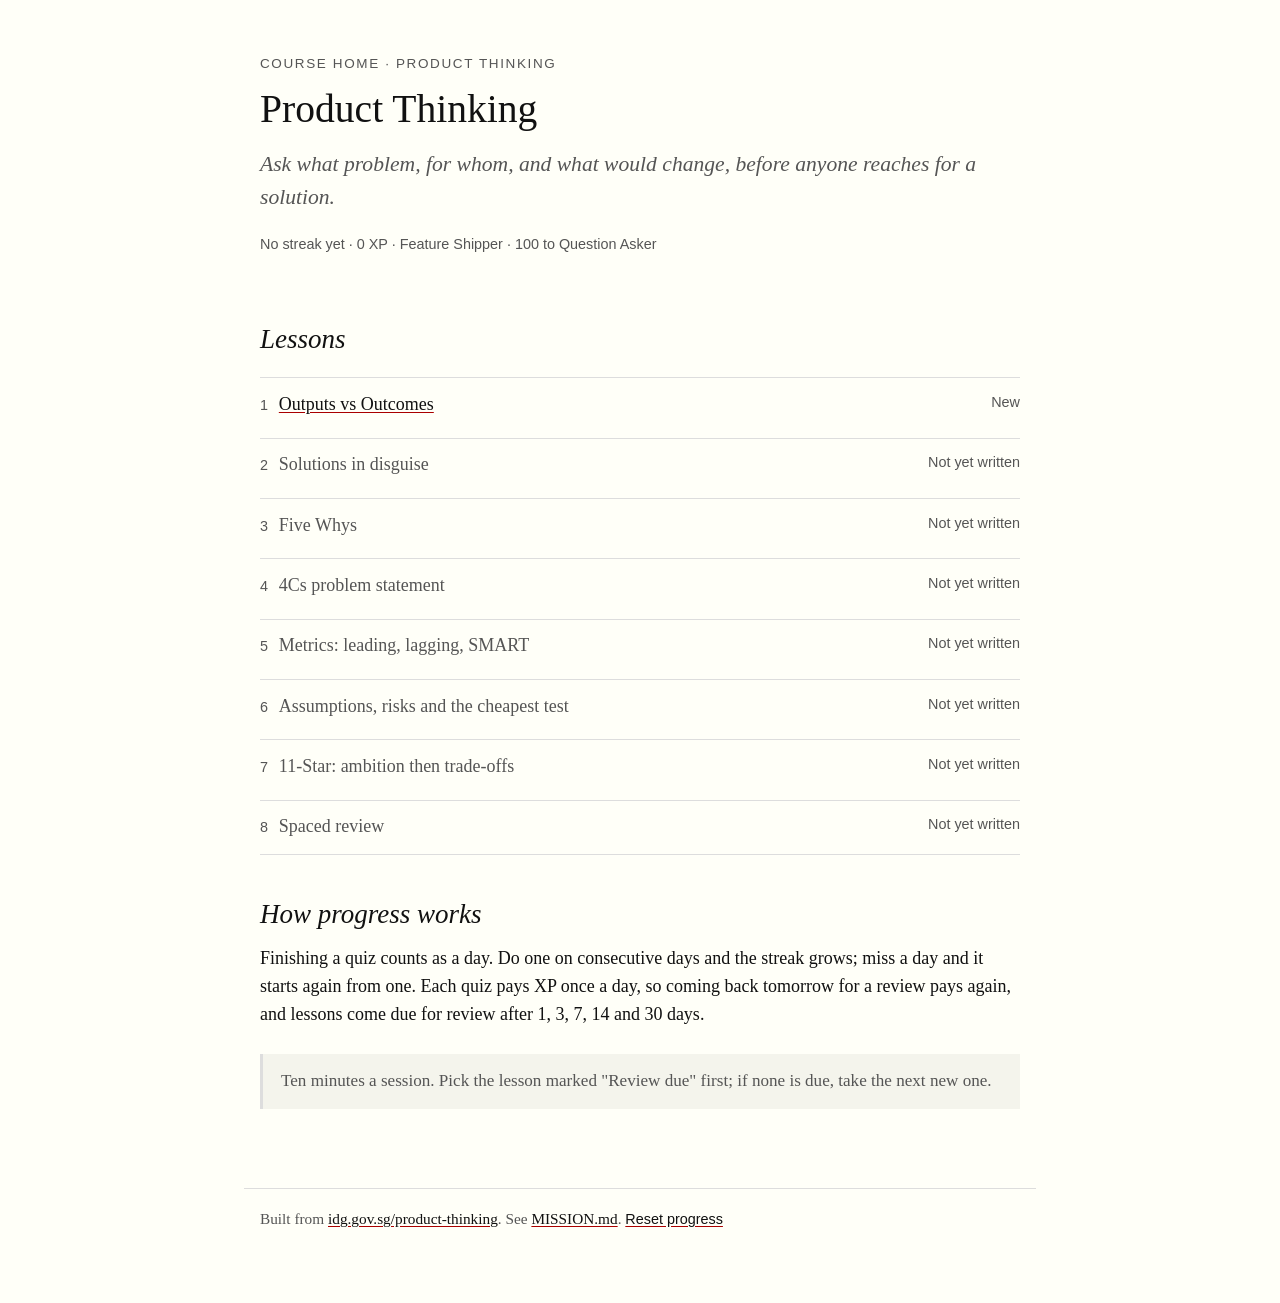
<file: index.html>
<!doctype html>
<html lang="en">
<head>
<meta charset="utf-8">
<meta name="viewport" content="width=device-width, initial-scale=1">
<title>Product Thinking</title>
<link rel="stylesheet" href="assets/course.css">
</head>
<body>
<header>
  <div class="kicker">Course home · Product Thinking</div>
  <h1>Product Thinking</h1>
  <p class="subtitle">Ask what problem, for whom, and what would change, before anyone reaches for a solution.</p>
  <div class="progress-strip"></div>
  <div class="progress-strip secondary" id="best-streak"></div>
</header>
<main>

<h2>Lessons</h2>
<ul class="lesson-list" id="lessons"></ul>

<h2>How progress works</h2>
<p>Finishing a quiz counts as a day. Do one on consecutive days and the streak grows; miss a day and it starts again from one. Each quiz pays XP once a day, so coming back tomorrow for a review pays again, and lessons come due for review after 1, 3, 7, 14 and 30 days.</p>

<p class="aside">Ten minutes a session. Pick the lesson marked "Review due" first; if none is due, take the next new one.</p>

</main>
<footer>
  <p>Built from <a href="https://www.idg.gov.sg/product-thinking/">idg.gov.sg/product-thinking</a>. See <a href="MISSION.md">MISSION.md</a>. <a href="#" class="reset-link" id="reset">Reset progress</a></p>
</footer>
<script src="assets/progress.js"></script>
<script>
(function () {
  // One row per planned lesson, in teaching-plan order (see NOTES.md).
  // href is null until the lesson file exists.
  var LESSONS = [
    { id: '0001', title: 'Outputs vs Outcomes', href: 'lessons/0001-outputs-vs-outcomes.html' },
    { id: '0002', title: 'Solutions in disguise', href: null },
    { id: '0003', title: 'Five Whys', href: null },
    { id: '0004', title: '4Cs problem statement', href: null },
    { id: '0005', title: 'Metrics: leading, lagging, SMART', href: null },
    { id: '0006', title: 'Assumptions, risks and the cheapest test', href: null },
    { id: '0007', title: '11-Star: ambition then trade-offs', href: null },
    { id: '0008', title: 'Spaced review', href: null }
  ];
  var P = window.PTProgress;

  function render() {
    var state = P.load(), today = P.todayString();
    var ul = document.getElementById('lessons');
    ul.textContent = '';
    LESSONS.forEach(function (l, i) {
      var li = document.createElement('li');
      var left = document.createElement('span');
      var num = document.createElement('span'); num.className = 'num'; num.textContent = i + 1;
      left.appendChild(num);
      if (l.href) {
        var a = document.createElement('a'); a.href = l.href; a.textContent = l.title; left.appendChild(a);
      } else {
        var t = document.createElement('span'); t.className = 'unwritten'; t.textContent = l.title; left.appendChild(t);
      }
      var status = document.createElement('span'); status.className = 'status';
      if (!l.href) {
        status.textContent = 'Not yet written';
      } else {
        var st = P.lessonStatus(state, l.id, today);
        status.textContent = st;
        if (st === 'Review due') status.classList.add('due');
        if (st === 'Done') status.classList.add('done');
        var L = state.lessons[l.id];
        if (L && L.completions) status.textContent += ' · best ' + L.bestScore + '/' + L.total;
      }
      li.appendChild(left); li.appendChild(status); ul.appendChild(li);
    });
    var best = state.streak.best;
    document.getElementById('best-streak').textContent = best > 0 ? 'Best streak ' + best + (best === 1 ? ' day' : ' days') : '';
    P.renderStrip(null);
  }

  var reset = document.getElementById('reset'), armed = false;
  reset.addEventListener('click', function (e) {
    e.preventDefault();
    if (!armed) { armed = true; reset.textContent = 'Click again to reset'; return; }
    P.reset(); armed = false; reset.textContent = 'Reset progress'; render();
  });

  render();
})();
</script>
</body>
</html>
</file>
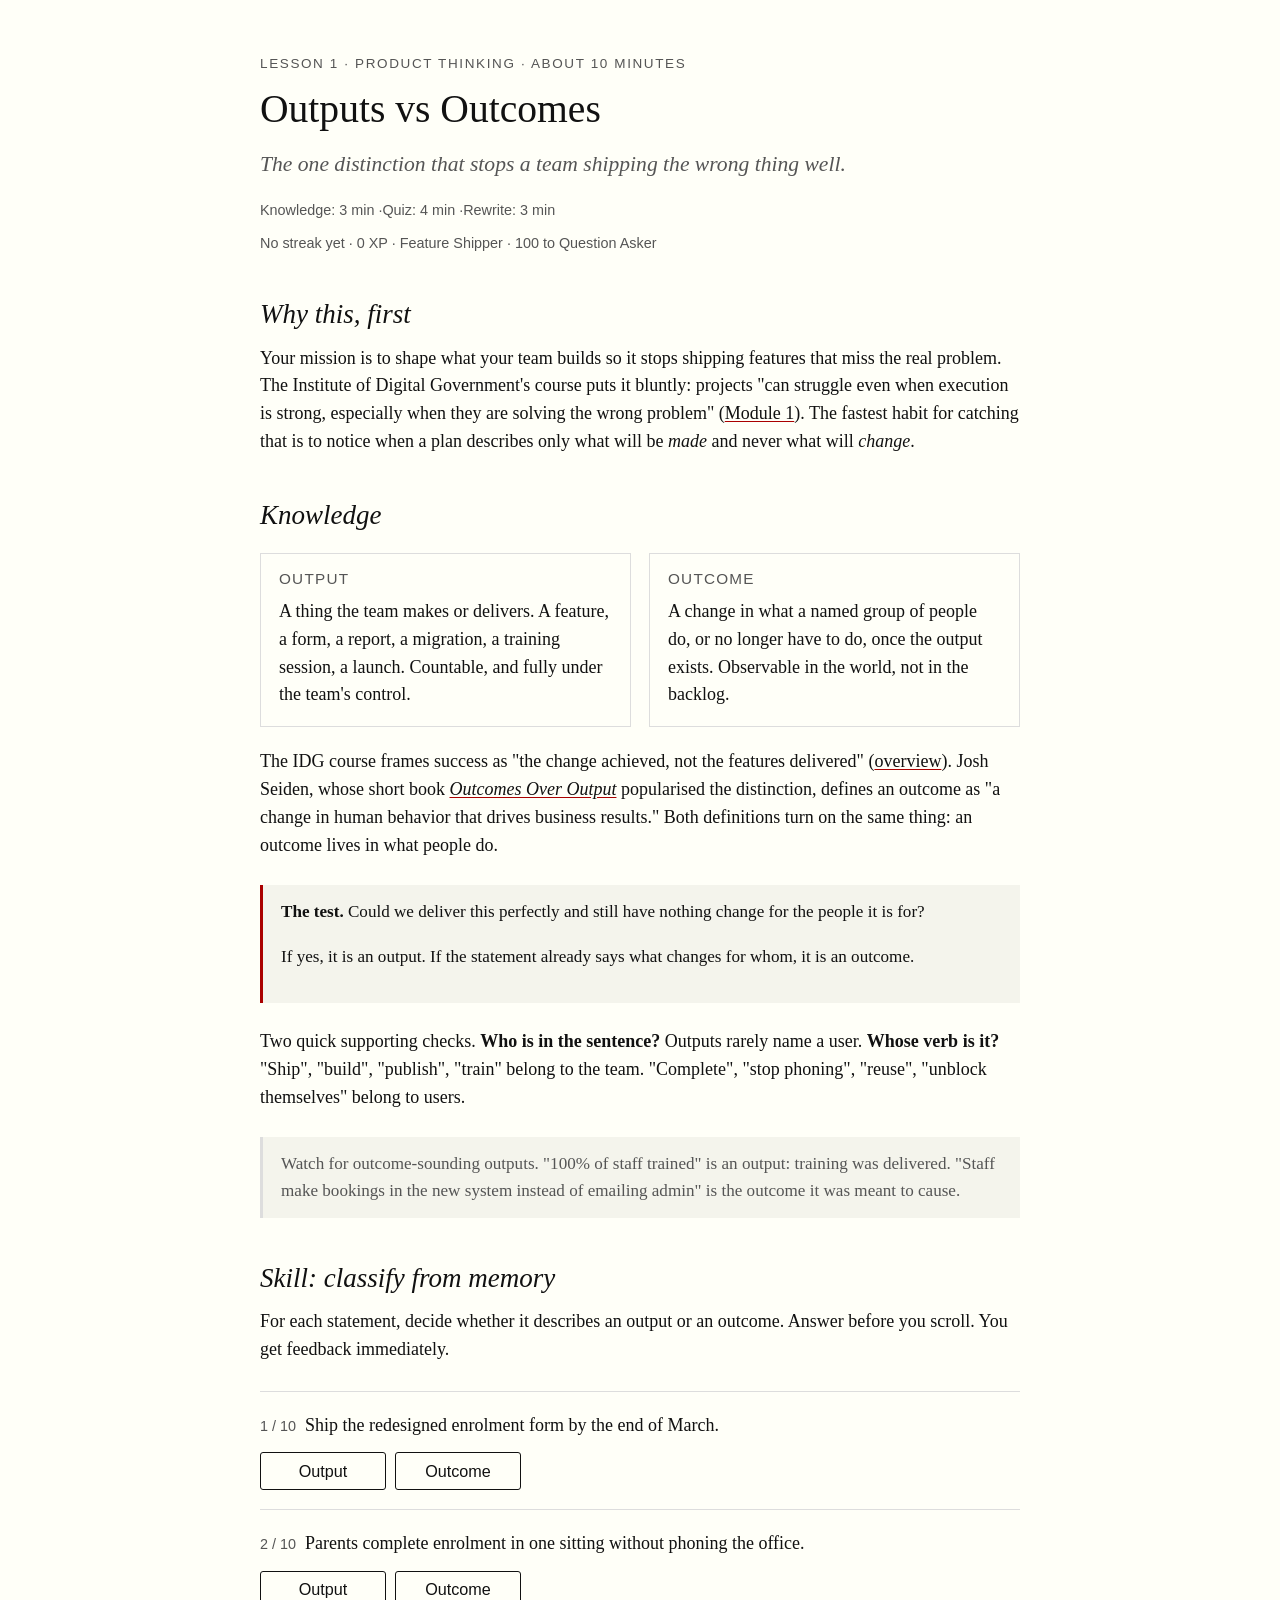
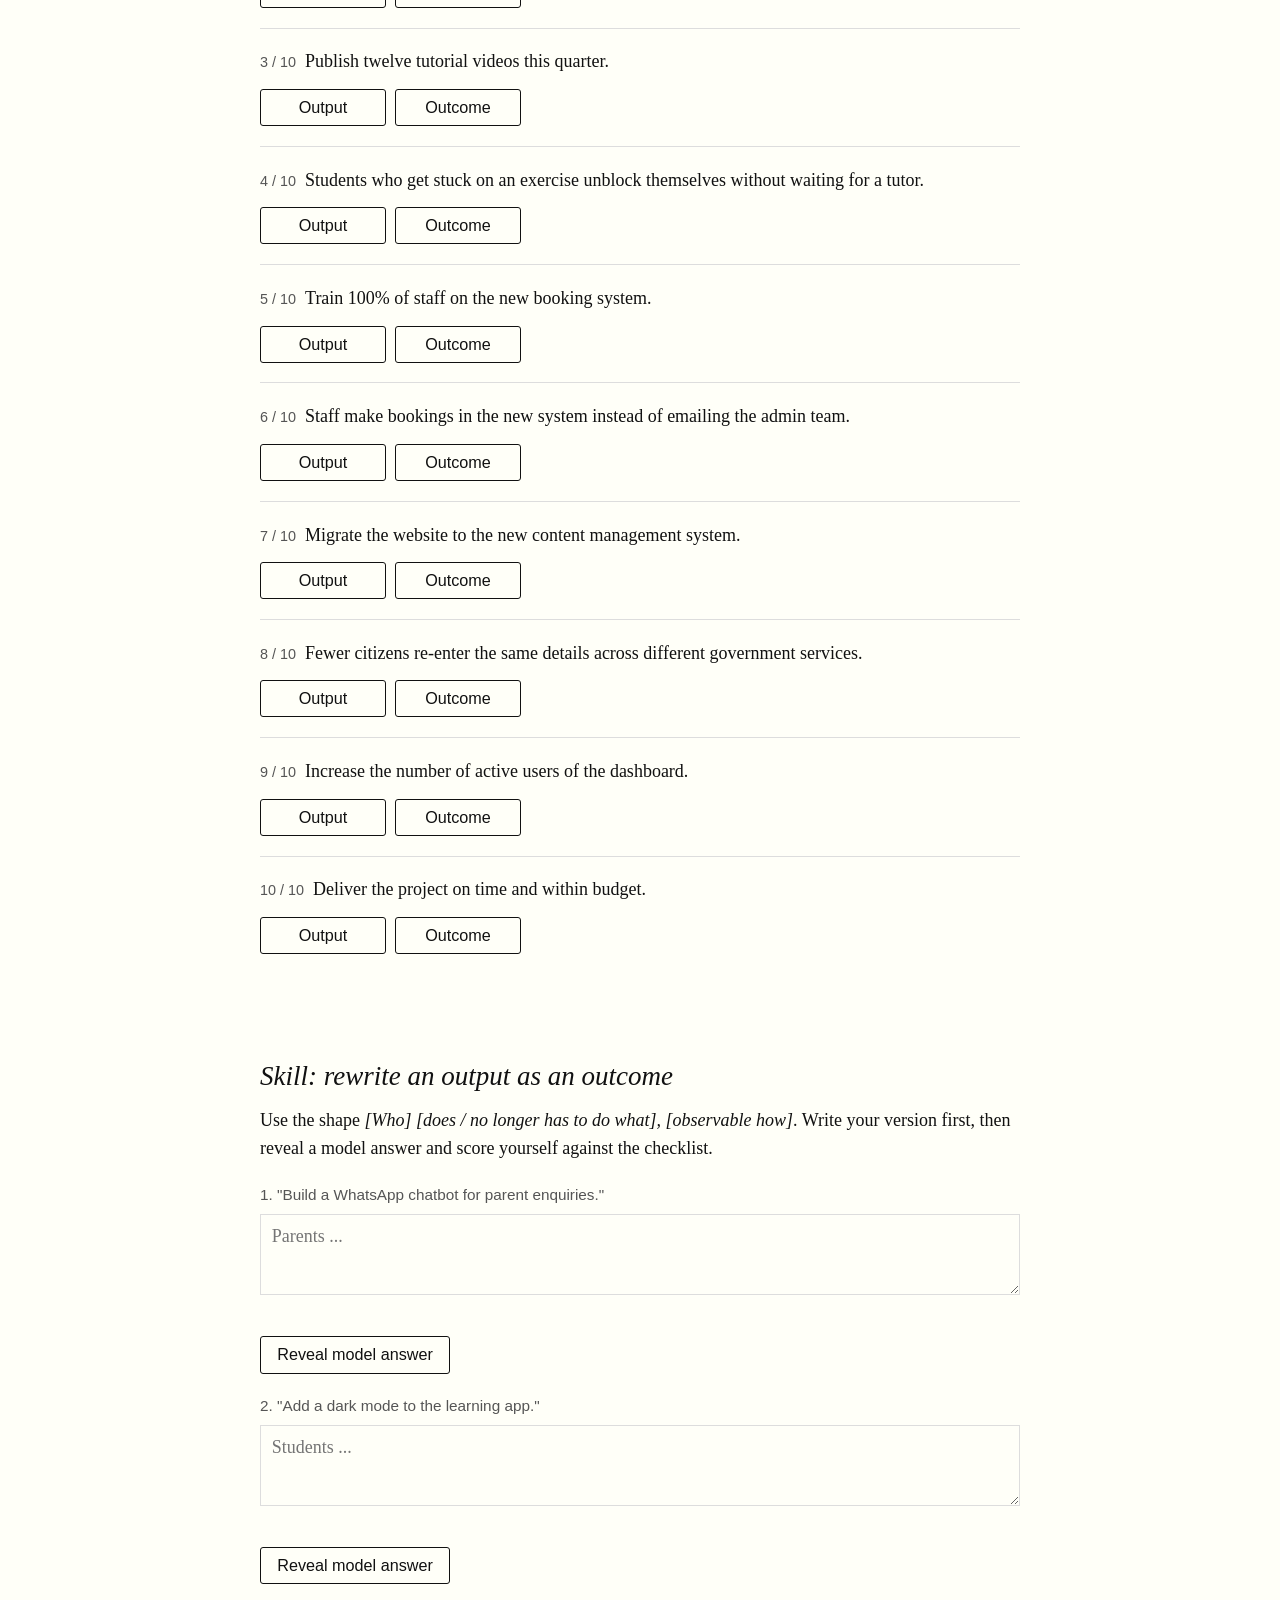
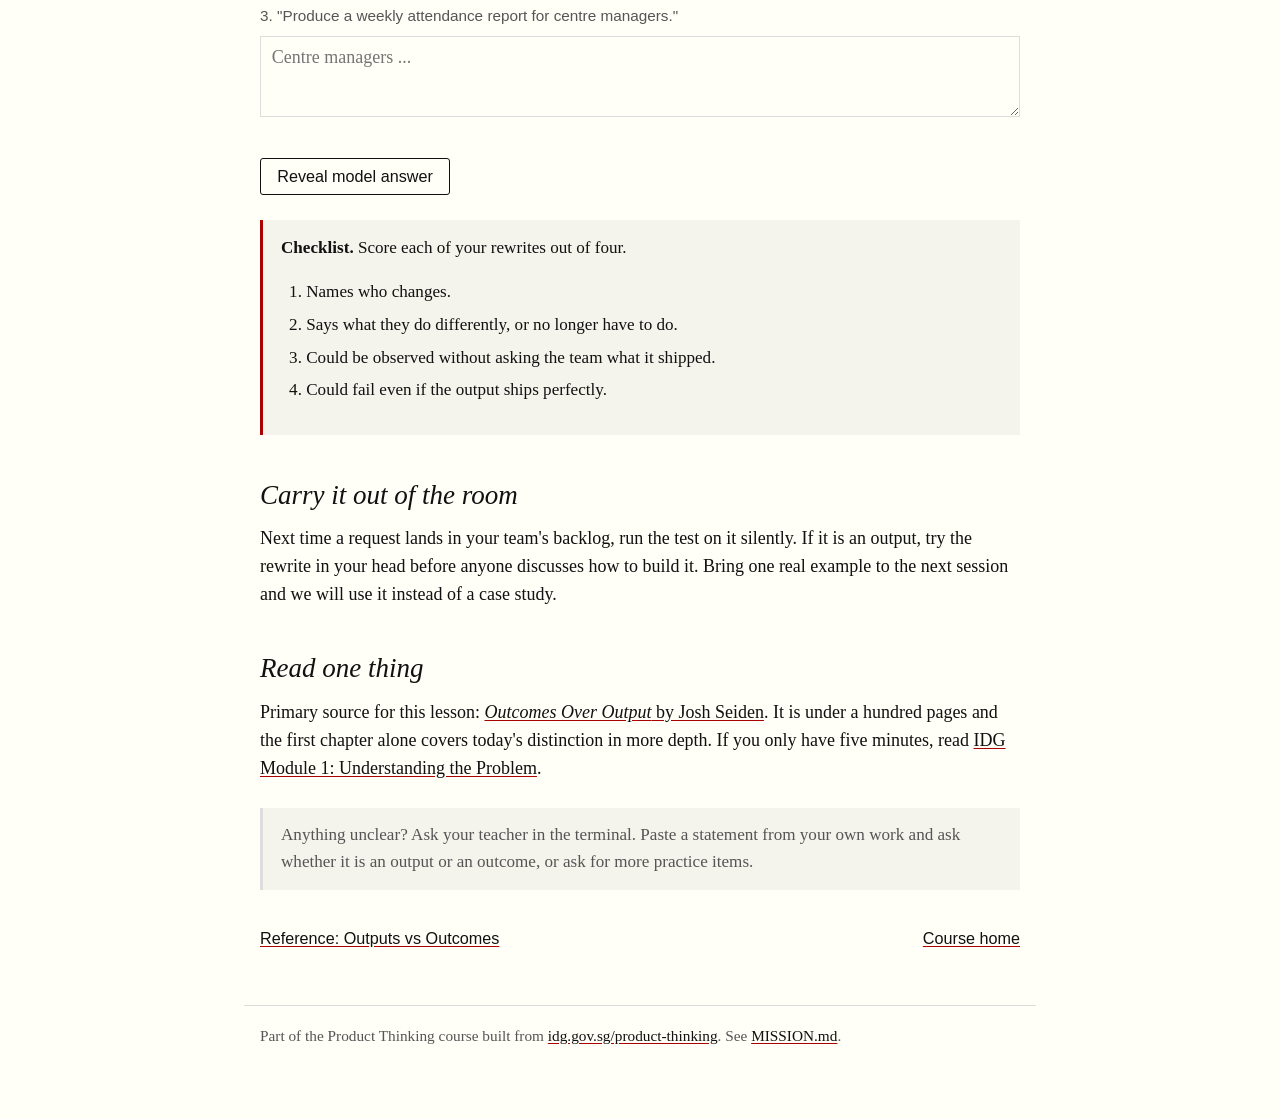
<file: lessons/0001-outputs-vs-outcomes.html>
<!doctype html>
<html lang="en">
<head>
<meta charset="utf-8">
<meta name="viewport" content="width=device-width, initial-scale=1">
<title>Lesson 1: Outputs vs Outcomes</title>
<link rel="stylesheet" href="../assets/course.css">
</head>
<body data-lesson="0001">
<header>
  <div class="kicker">Lesson 1 · Product Thinking · about 10 minutes</div>
  <h1>Outputs vs Outcomes</h1>
  <p class="subtitle">The one distinction that stops a team shipping the wrong thing well.</p>
  <div class="meta"><span>Knowledge: 3 min</span><span>Quiz: 4 min</span><span>Rewrite: 3 min</span></div>
  <div class="progress-strip"></div>
</header>
<main>

<h2>Why this, first</h2>
<p>Your mission is to shape what your team builds so it stops shipping features that miss the real problem. The Institute of Digital Government's course puts it bluntly: projects "can struggle even when execution is strong, especially when they are solving the wrong problem" (<a href="https://www.idg.gov.sg/guides-and-resources/productthinking1/">Module 1</a>). The fastest habit for catching that is to notice when a plan describes only what will be <em>made</em> and never what will <em>change</em>.</p>

<h2>Knowledge</h2>
<div class="two-col">
  <div class="card">
    <h3>Output</h3>
    <p>A thing the team makes or delivers. A feature, a form, a report, a migration, a training session, a launch. Countable, and fully under the team's control.</p>
  </div>
  <div class="card">
    <h3>Outcome</h3>
    <p>A change in what a named group of people do, or no longer have to do, once the output exists. Observable in the world, not in the backlog.</p>
  </div>
</div>

<p>The IDG course frames success as "the change achieved, not the features delivered" (<a href="https://www.idg.gov.sg/product-thinking/">overview</a>). Josh Seiden, whose short book <a href="https://www.goodreads.com/book/show/45186993-outcomes-over-output"><em>Outcomes Over Output</em></a> popularised the distinction, defines an outcome as "a change in human behavior that drives business results." Both definitions turn on the same thing: an outcome lives in what people do.</p>

<div class="note">
  <p><strong>The test.</strong> Could we deliver this perfectly and still have nothing change for the people it is for?</p>
  <p>If yes, it is an output. If the statement already says what changes for whom, it is an outcome.</p>
</div>

<p>Two quick supporting checks. <strong>Who is in the sentence?</strong> Outputs rarely name a user. <strong>Whose verb is it?</strong> "Ship", "build", "publish", "train" belong to the team. "Complete", "stop phoning", "reuse", "unblock themselves" belong to users.</p>

<p class="aside">Watch for outcome-sounding outputs. "100% of staff trained" is an output: training was delivered. "Staff make bookings in the new system instead of emailing admin" is the outcome it was meant to cause.</p>

<h2>Skill: classify from memory</h2>
<p>For each statement, decide whether it describes an output or an outcome. Answer before you scroll. You get feedback immediately.</p>

<div class="quiz">
<script type="application/json">
{ "questions": [
  { "prompt": "Ship the redesigned enrolment form by the end of March.",
    "options": ["Output", "Outcome"], "answer": 0,
    "feedback": "A form is a thing delivered. Nothing in the sentence says what parents or staff now do differently." },
  { "prompt": "Parents complete enrolment in one sitting without phoning the office.",
    "options": ["Output", "Outcome"], "answer": 1,
    "feedback": "Named group, changed behaviour, observable. You could count the phone calls." },
  { "prompt": "Publish twelve tutorial videos this quarter.",
    "options": ["Output", "Outcome"], "answer": 0,
    "feedback": "A count of things made. Twelve videos nobody watches still hits the target." },
  { "prompt": "Students who get stuck on an exercise unblock themselves without waiting for a tutor.",
    "options": ["Output", "Outcome"], "answer": 1,
    "feedback": "Students are in the sentence and the verb is theirs. Whatever gets built to cause this is the output." },
  { "prompt": "Train 100% of staff on the new booking system.",
    "options": ["Output", "Outcome"], "answer": 0,
    "feedback": "The classic trap. Training is delivered to people, but the sentence says nothing about whether they use the system afterwards." },
  { "prompt": "Staff make bookings in the new system instead of emailing the admin team.",
    "options": ["Output", "Outcome"], "answer": 1,
    "feedback": "This is the change the training was meant to cause. It could fail even if every session ran perfectly." },
  { "prompt": "Migrate the website to the new content management system.",
    "options": ["Output", "Outcome"], "answer": 0,
    "feedback": "Run the test: you could migrate flawlessly and nothing changes for any reader. Ask what the migration is supposed to let people do." },
  { "prompt": "Fewer citizens re-enter the same details across different government services.",
    "options": ["Output", "Outcome"], "answer": 1,
    "feedback": "This is the IDG course's own worked example (Module 3). The change is in what citizens have to do." },
  { "prompt": "Increase the number of active users of the dashboard.",
    "options": ["Output", "Outcome"], "answer": 1,
    "feedback": "A trap in the other direction. Using the dashboard is a behaviour change, so it is an outcome. Whether it is the right outcome is a separate question." },
  { "prompt": "Deliver the project on time and within budget.",
    "options": ["Output", "Outcome"], "answer": 0,
    "feedback": "Describes the quality of the delivery, not any change for the people it serves. A project can hit both and change nothing." }
] }
</script>
</div>

<h2>Skill: rewrite an output as an outcome</h2>
<p>Use the shape <em>[Who] [does / no longer has to do what], [observable how]</em>. Write your version first, then reveal a model answer and score yourself against the checklist.</p>

<label for="rw1">1. "Build a WhatsApp chatbot for parent enquiries."</label>
<textarea id="rw1" placeholder="Parents ..."></textarea>
<div class="reveal">
  <button type="button" data-label="Reveal model answer"></button>
  <div class="reveal-body">
    <p><strong>Model:</strong> Parents get an accurate answer to routine questions within an hour, at any time of day, without a staff member typing it.</p>
    <p>Note the outcome does not mention WhatsApp or a chatbot. Several different outputs could produce it, which is exactly why it is worth writing down first.</p>
  </div>
</div>

<label for="rw2">2. "Add a dark mode to the learning app."</label>
<textarea id="rw2" placeholder="Students ..."></textarea>
<div class="reveal">
  <button type="button" data-label="Reveal model answer"></button>
  <div class="reveal-body">
    <p><strong>Model:</strong> Students studying in the evening keep working in the app instead of stopping or switching to another device.</p>
    <p>This one is hard, and that is the point. If you struggled to find a credible outcome, the request may be a solution in search of a problem. That is the signal to ask what prompted it.</p>
  </div>
</div>

<label for="rw3">3. "Produce a weekly attendance report for centre managers."</label>
<textarea id="rw3" placeholder="Centre managers ..."></textarea>
<div class="reveal">
  <button type="button" data-label="Reveal model answer"></button>
  <div class="reveal-body">
    <p><strong>Model:</strong> Centre managers contact at-risk students within a week of a second missed session.</p>
    <p>The report is an output. The contact is the outcome. A report nobody acts on hits the first and misses the second.</p>
  </div>
</div>

<div class="note">
  <p><strong>Checklist.</strong> Score each of your rewrites out of four.</p>
  <ol>
    <li>Names who changes.</li>
    <li>Says what they do differently, or no longer have to do.</li>
    <li>Could be observed without asking the team what it shipped.</li>
    <li>Could fail even if the output ships perfectly.</li>
  </ol>
</div>

<h2>Carry it out of the room</h2>
<p>Next time a request lands in your team's backlog, run the test on it silently. If it is an output, try the rewrite in your head before anyone discusses how to build it. Bring one real example to the next session and we will use it instead of a case study.</p>

<h2>Read one thing</h2>
<p>Primary source for this lesson: <a href="https://www.goodreads.com/book/show/45186993-outcomes-over-output"><em>Outcomes Over Output</em> by Josh Seiden</a>. It is under a hundred pages and the first chapter alone covers today's distinction in more depth. If you only have five minutes, read <a href="https://www.idg.gov.sg/guides-and-resources/productthinking1/">IDG Module 1: Understanding the Problem</a>.</p>

<p class="aside">Anything unclear? Ask your teacher in the terminal. Paste a statement from your own work and ask whether it is an output or an outcome, or ask for more practice items.</p>

<div class="lesson-nav">
  <a href="../reference/outputs-vs-outcomes.html">Reference: Outputs vs Outcomes</a>
  <a href="../index.html">Course home</a>
</div>

</main>
<footer>
  <p>Part of the Product Thinking course built from <a href="https://www.idg.gov.sg/product-thinking/">idg.gov.sg/product-thinking</a>. See <a href="../MISSION.md">MISSION.md</a>.</p>
</footer>
<script src="../assets/progress.js"></script>
<script src="../assets/quiz.js"></script>
</body>
</html>
</file>
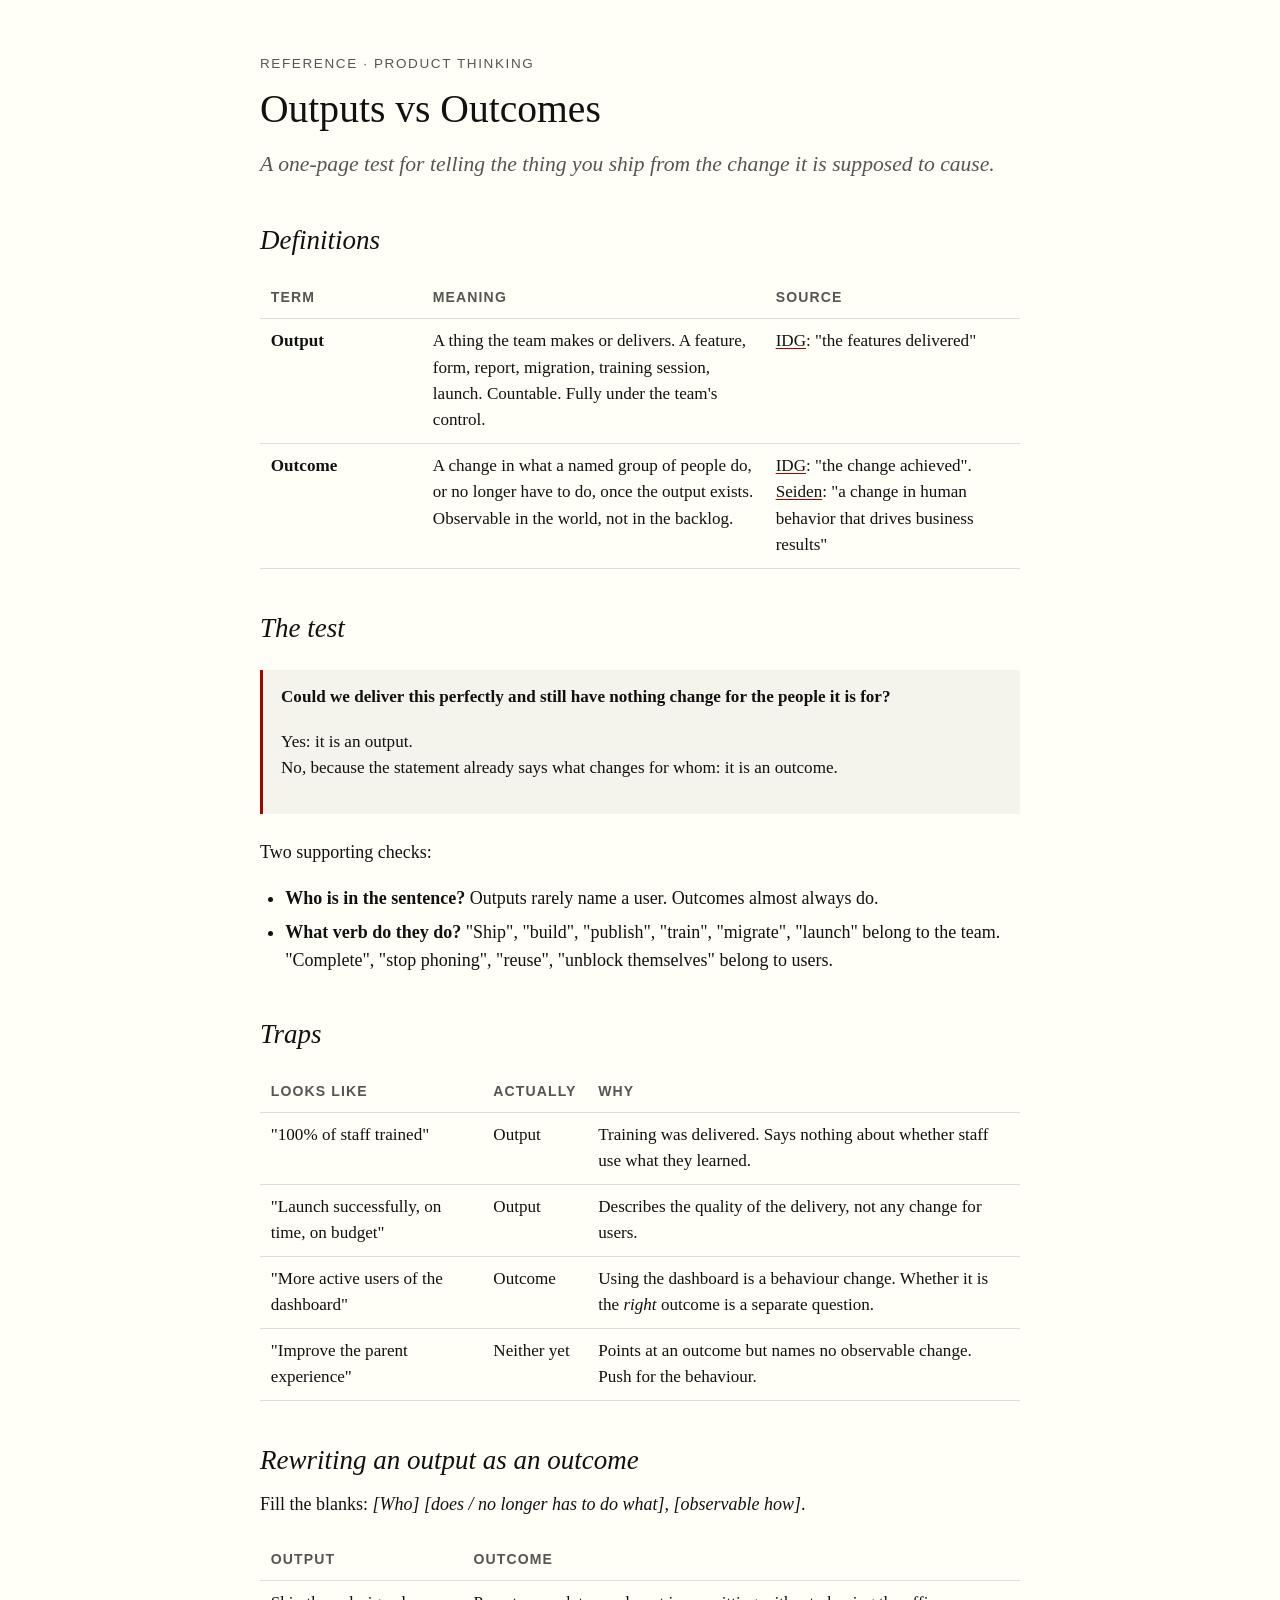
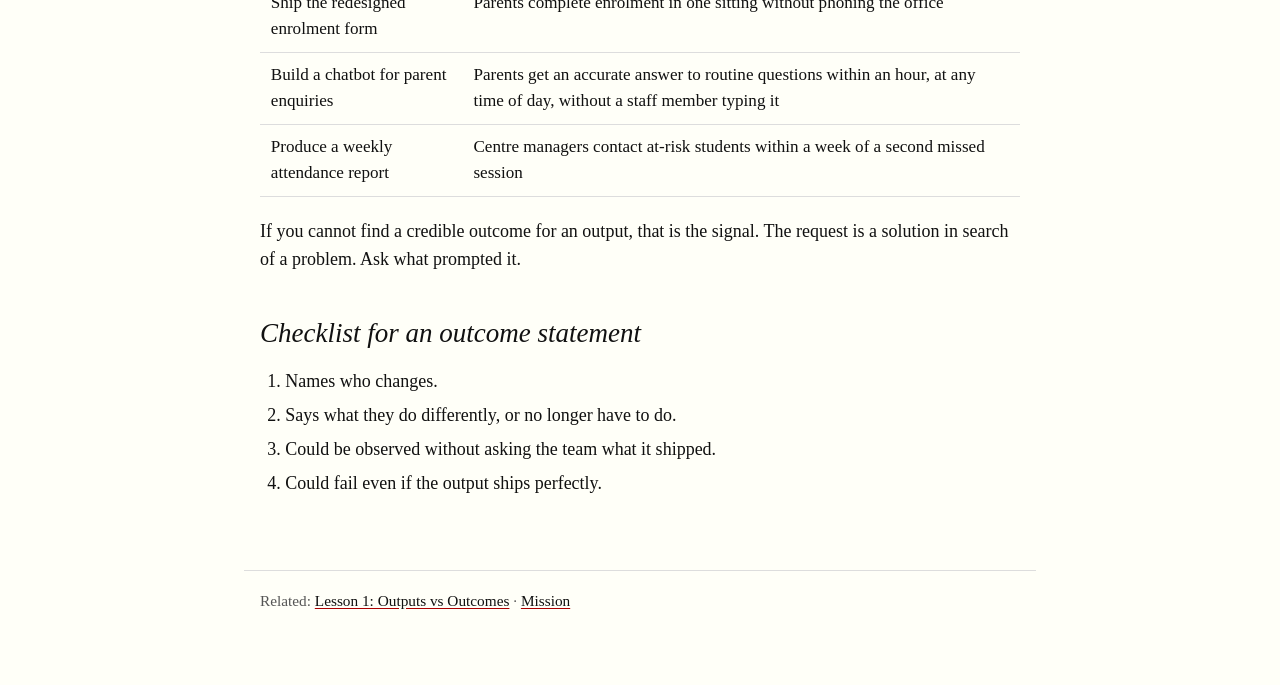
<file: reference/outputs-vs-outcomes.html>
<!doctype html>
<html lang="en">
<head>
<meta charset="utf-8">
<meta name="viewport" content="width=device-width, initial-scale=1">
<title>Outputs vs Outcomes</title>
<link rel="stylesheet" href="../assets/course.css">
</head>
<body>
<header>
  <div class="kicker">Reference · Product Thinking</div>
  <h1>Outputs vs Outcomes</h1>
  <p class="subtitle">A one-page test for telling the thing you ship from the change it is supposed to cause.</p>
</header>
<main>

<h2>Definitions</h2>
<table>
  <tr><th style="width:9rem">Term</th><th>Meaning</th><th>Source</th></tr>
  <tr>
    <td><strong>Output</strong></td>
    <td>A thing the team makes or delivers. A feature, form, report, migration, training session, launch. Countable. Fully under the team's control.</td>
    <td><a href="https://www.idg.gov.sg/product-thinking/">IDG</a>: "the features delivered"</td>
  </tr>
  <tr>
    <td><strong>Outcome</strong></td>
    <td>A change in what a named group of people do, or no longer have to do, once the output exists. Observable in the world, not in the backlog.</td>
    <td><a href="https://www.idg.gov.sg/product-thinking/">IDG</a>: "the change achieved". <a href="https://www.goodreads.com/book/show/45186993-outcomes-over-output">Seiden</a>: "a change in human behavior that drives business results"</td>
  </tr>
</table>

<h2>The test</h2>
<div class="note">
  <p><strong>Could we deliver this perfectly and still have nothing change for the people it is for?</strong></p>
  <p>Yes: it is an output.<br>No, because the statement already says what changes for whom: it is an outcome.</p>
</div>
<p>Two supporting checks:</p>
<ul>
  <li><strong>Who is in the sentence?</strong> Outputs rarely name a user. Outcomes almost always do.</li>
  <li><strong>What verb do they do?</strong> "Ship", "build", "publish", "train", "migrate", "launch" belong to the team. "Complete", "stop phoning", "reuse", "unblock themselves" belong to users.</li>
</ul>

<h2>Traps</h2>
<table>
  <tr><th>Looks like</th><th>Actually</th><th>Why</th></tr>
  <tr><td>"100% of staff trained"</td><td>Output</td><td>Training was delivered. Says nothing about whether staff use what they learned.</td></tr>
  <tr><td>"Launch successfully, on time, on budget"</td><td>Output</td><td>Describes the quality of the delivery, not any change for users.</td></tr>
  <tr><td>"More active users of the dashboard"</td><td>Outcome</td><td>Using the dashboard is a behaviour change. Whether it is the <em>right</em> outcome is a separate question.</td></tr>
  <tr><td>"Improve the parent experience"</td><td>Neither yet</td><td>Points at an outcome but names no observable change. Push for the behaviour.</td></tr>
</table>

<h2>Rewriting an output as an outcome</h2>
<p>Fill the blanks: <em>[Who] [does / no longer has to do what], [observable how]</em>.</p>
<table>
  <tr><th>Output</th><th>Outcome</th></tr>
  <tr><td>Ship the redesigned enrolment form</td><td>Parents complete enrolment in one sitting without phoning the office</td></tr>
  <tr><td>Build a chatbot for parent enquiries</td><td>Parents get an accurate answer to routine questions within an hour, at any time of day, without a staff member typing it</td></tr>
  <tr><td>Produce a weekly attendance report</td><td>Centre managers contact at-risk students within a week of a second missed session</td></tr>
</table>
<p>If you cannot find a credible outcome for an output, that is the signal. The request is a solution in search of a problem. Ask what prompted it.</p>

<h2>Checklist for an outcome statement</h2>
<ol>
  <li>Names who changes.</li>
  <li>Says what they do differently, or no longer have to do.</li>
  <li>Could be observed without asking the team what it shipped.</li>
  <li>Could fail even if the output ships perfectly.</li>
</ol>

</main>
<footer>
  <p>Related: <a href="../lessons/0001-outputs-vs-outcomes.html">Lesson 1: Outputs vs Outcomes</a> · <a href="../MISSION.md">Mission</a></p>
</footer>
</body>
</html>
</file>
<file: assets/course.css>
/* Product Thinking course: shared stylesheet. Tufte-inspired, print-friendly. */
:root {
  --bg: #fffff8;
  --ink: #111;
  --muted: #555;
  --rule: #ddd;
  --accent: #a00;
  --ok: #1a6b2a;
  --ok-soft: #e6f4e8;
  --bad: #a00;
  --bad-soft: #fbeaea;
  --note-bg: #f4f4ec;
  --code-bg: #f0f0e8;
  --serif: "Palatino Linotype", Palatino, "Book Antiqua", Georgia, serif;
  --sans: -apple-system, "Segoe UI", Helvetica, Arial, sans-serif;
}
@media (prefers-color-scheme: dark) {
  :root:not([data-theme="light"]) {
    --bg: #151515; --ink: #e8e6df; --muted: #a9a69d; --rule: #333;
    --accent: #ff7a7a; --ok: #7fd48f; --ok-soft: #1c2f20;
    --bad: #ff7a7a; --bad-soft: #3a1c1c; --note-bg: #1f1f1a; --code-bg: #222;
  }
}
:root[data-theme="dark"] {
  --bg: #151515; --ink: #e8e6df; --muted: #a9a69d; --rule: #333;
  --accent: #ff7a7a; --ok: #7fd48f; --ok-soft: #1c2f20;
  --bad: #ff7a7a; --bad-soft: #3a1c1c; --note-bg: #1f1f1a; --code-bg: #222;
}

* { box-sizing: border-box; }
html { font-size: 18px; }
body {
  margin: 0; background: var(--bg); color: var(--ink);
  font-family: var(--serif); line-height: 1.55;
  -webkit-font-smoothing: antialiased;
}
main, header, footer { max-width: 44rem; margin: 0 auto; padding: 0 16px; }
header { padding-top: 3rem; }
main { padding-bottom: 3rem; }
footer { color: var(--muted); font-size: .85rem; border-top: 1px solid var(--rule); padding-top: 1rem; padding-bottom: 3rem; }

h1, h2, h3 { font-weight: 400; line-height: 1.2; margin: 2.4rem 0 .8rem; }
h1 { font-size: 2.2rem; margin-top: 0; }
h2 { font-size: 1.5rem; font-style: italic; }
h3 { font-size: 1.15rem; }
p { margin: 0 0 1rem; }
a { color: var(--ink); text-decoration: underline; text-decoration-color: var(--accent); text-underline-offset: 2px; }
a:hover { color: var(--accent); }
ul, ol { padding-left: 1.4rem; }
li { margin-bottom: .35rem; }
strong { font-weight: 600; }
hr { border: 0; border-top: 1px solid var(--rule); margin: 2.5rem 0; }

.kicker { font-family: var(--sans); text-transform: uppercase; letter-spacing: .12em; font-size: .75rem; color: var(--muted); margin-bottom: .6rem; }
.subtitle { font-size: 1.2rem; font-style: italic; color: var(--muted); margin-top: .2rem; }
.meta { font-family: var(--sans); font-size: .8rem; color: var(--muted); margin-top: 1rem; }
.meta span + span::before { content: " \00b7 "; }

.note, .aside { background: var(--note-bg); border-left: 3px solid var(--accent); padding: .8rem 1rem; margin: 1.4rem 0; font-size: .95rem; }
.aside { border-left-color: var(--rule); color: var(--muted); }
.epigraph { font-style: italic; margin: 1.5rem 2rem; color: var(--muted); }
.epigraph cite { display: block; font-style: normal; font-size: .85rem; margin-top: .3rem; }

.two-col { display: grid; grid-template-columns: 1fr 1fr; gap: 1rem; margin: 1.2rem 0; }
@media (max-width: 600px) { .two-col { grid-template-columns: 1fr; } }
.card { border: 1px solid var(--rule); padding: .9rem 1rem; }
.card h3 { margin: 0 0 .5rem; font-family: var(--sans); font-size: .85rem; text-transform: uppercase; letter-spacing: .08em; color: var(--muted); }
.card p:last-child, .card ul:last-child { margin-bottom: 0; }

table { border-collapse: collapse; width: 100%; margin: 1.2rem 0; font-size: .95rem; }
th, td { text-align: left; padding: .5rem .6rem; border-bottom: 1px solid var(--rule); vertical-align: top; }
th { font-family: var(--sans); font-size: .78rem; text-transform: uppercase; letter-spacing: .08em; color: var(--muted); }

code, kbd { font-family: ui-monospace, Consolas, monospace; font-size: .88em; background: var(--code-bg); padding: .1em .35em; border-radius: 3px; }

/* Buttons and inputs */
button, .btn {
  font-family: var(--sans); font-size: .9rem; cursor: pointer;
  background: transparent; color: var(--ink); border: 1px solid var(--ink);
  padding: .45rem .9rem; border-radius: 3px;
}
button:hover { background: var(--ink); color: var(--bg); }
button:disabled { opacity: .6; cursor: default; }
button:disabled:hover { background: transparent; color: var(--ink); }
textarea {
  width: 100%; min-height: 4.5rem; font-family: var(--serif); font-size: 1rem;
  background: var(--bg); color: var(--ink); border: 1px solid var(--rule); padding: .6rem; resize: vertical;
  margin: .3rem 0 .8rem;
}
label { font-family: var(--sans); font-size: .85rem; color: var(--muted); }

/* Quiz widget */
.quiz { margin: 1.5rem 0; }
.quiz-q { border-top: 1px solid var(--rule); padding: 1.1rem 0; }
.quiz-q:last-of-type { border-bottom: 1px solid var(--rule); }
.quiz-prompt { margin-bottom: .7rem; }
.quiz-prompt .qnum { font-family: var(--sans); color: var(--muted); font-size: .8rem; margin-right: .5rem; }
.quiz-options { display: flex; flex-wrap: wrap; gap: .5rem; }
.quiz-options button { min-width: 7rem; }
.quiz-options button.chosen-right,
.quiz-options button.chosen-right:disabled:hover { background: var(--ok-soft); border-color: var(--ok); color: var(--ok); opacity: 1; }
.quiz-options button.chosen-wrong,
.quiz-options button.chosen-wrong:disabled:hover { background: var(--bad-soft); border-color: var(--bad); color: var(--bad); opacity: 1; }
.quiz-options button.reveal-right,
.quiz-options button.reveal-right:disabled:hover { border-color: var(--ok); color: var(--ok); opacity: 1; }
.quiz-feedback { margin-top: .7rem; font-size: .93rem; padding: .6rem .8rem; border-left: 3px solid var(--rule); background: var(--note-bg); }
.quiz-feedback.right { border-left-color: var(--ok); }
.quiz-feedback.wrong { border-left-color: var(--bad); }
.quiz-score { font-family: var(--sans); font-size: .9rem; color: var(--muted); margin-top: 1rem; min-height: 1.4rem; }

/* Reveal widget */
.reveal { margin: 1rem 0; }
.reveal-body { display: none; margin-top: .8rem; padding: .8rem 1rem; background: var(--note-bg); border-left: 3px solid var(--accent); }
.reveal.open .reveal-body { display: block; }

/* Navigation */
.lesson-nav { display: flex; justify-content: space-between; gap: 1rem; font-family: var(--sans); font-size: .9rem; margin: 2rem 0 0; }

/* Progress */
.progress-strip { font-family: var(--sans); font-size: .8rem; color: var(--muted); margin-top: .6rem; min-height: 1.2rem; }
.progress-strip.secondary { margin-top: .2rem; }
.xp-award { font-family: var(--sans); font-size: .8rem; color: var(--ok); margin: .6rem 0 0; }
.lesson-list { list-style: none; padding: 0; margin: 1.2rem 0; }
.lesson-list li { display: flex; justify-content: space-between; gap: 1rem; padding: .7rem 0; border-top: 1px solid var(--rule); }
.lesson-list li:last-child { border-bottom: 1px solid var(--rule); }
.lesson-list .num { font-family: var(--sans); color: var(--muted); font-size: .8rem; margin-right: .6rem; }
.lesson-list .status { font-family: var(--sans); font-size: .8rem; color: var(--muted); white-space: nowrap; }
.lesson-list .status.due { color: var(--accent); }
.lesson-list .status.done { color: var(--ok); }
.lesson-list .unwritten { color: var(--muted); }
.reset-link { font-family: var(--sans); font-size: .8rem; }

/* Print */
@media print {
  html { font-size: 11pt; }
  body { background: #fff; color: #000; }
  a { color: #000; text-decoration: none; }
  a[href^="http"]::after { content: " (" attr(href) ")"; font-size: .8em; color: #555; }
  .lesson-nav, .no-print, .progress-strip, .xp-award, button { display: none !important; }
  .reveal-body { display: block !important; }
  h1, h2, h3 { page-break-after: avoid; }
  .quiz-q, .card, .note { page-break-inside: avoid; }
}
</file>
